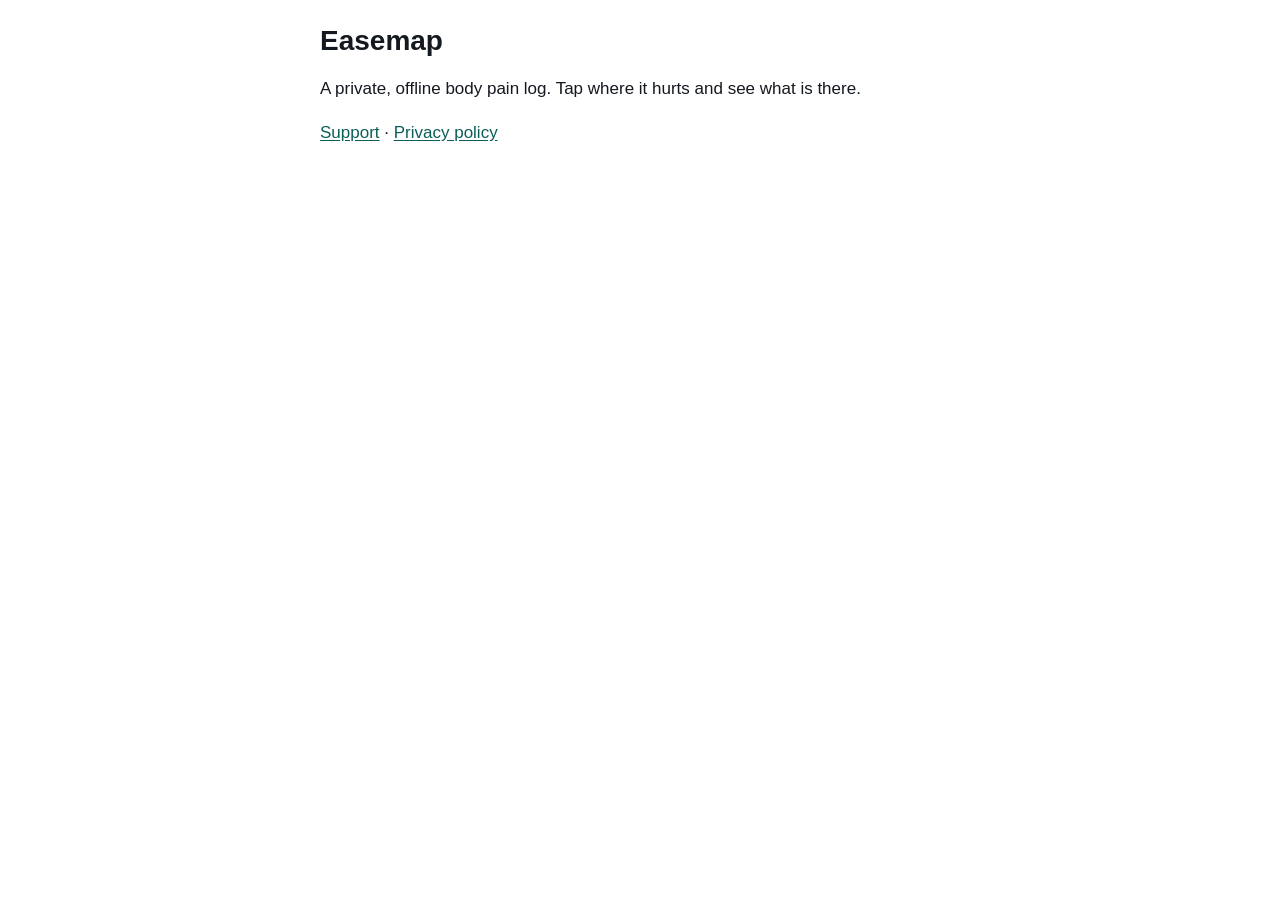
<file: index.html>
<!doctype html>
<html lang="en-CA">
<head>
<meta charset="utf-8">
<meta name="viewport" content="width=device-width, initial-scale=1">
<meta http-equiv="Content-Security-Policy" content="default-src 'none'; style-src 'unsafe-inline'; base-uri 'none'; form-action 'none'">
<meta name="referrer" content="no-referrer">
<meta name="color-scheme" content="light dark">
<title>Easemap</title>
<style>
  :root { --bg: #ffffff; --text: #14181f; --muted: #4f5866; --link: #0b5f58; --rule: #d8dde3; --note-bg: #f2f5f7; }
  @media (prefers-color-scheme: dark) {
    :root { --bg: #0e1116; --text: #eef1f5; --muted: #a9b2bf; --link: #5eead4; --rule: #2a313b; --note-bg: #161b22; }
  }
  * { box-sizing: border-box; }
  body { margin: 0; background: var(--bg); color: var(--text); font: 17px/1.6 -apple-system, BlinkMacSystemFont, "Segoe UI", Roboto, sans-serif; }
  main { max-width: 42rem; margin: 0 auto; padding: 24px 16px 56px; }
  h1 { font-size: 1.75rem; line-height: 1.2; margin: 0 0 8px; }
  h2 { font-size: 1.25rem; line-height: 1.3; margin: 32px 0 8px; padding-top: 16px; border-top: 1px solid var(--rule); }
  p, li { max-width: 40rem; }
  ul { padding-left: 1.25rem; }
  li { margin: 4px 0; }
  a { color: var(--link); text-underline-offset: 2px; }
  a:focus-visible { outline: 3px solid var(--link); outline-offset: 2px; }
  .muted { color: var(--muted); }
  .note { background: var(--note-bg); border-left: 4px solid var(--link); padding: 12px 16px; margin: 16px 0; }
  .skip { position: absolute; left: -999px; top: 8px; background: var(--bg); padding: 8px 12px; }
  .skip:focus { left: 8px; }
  nav ul { columns: 2; column-gap: 24px; padding-left: 1.25rem; }
  @media (max-width: 520px) { nav ul { columns: 1; } }
</style>
</head>
<body>
<main>
<h1>Easemap</h1>
<p>A private, offline body pain log. Tap where it hurts and see what is there.</p>
<p><a href="support.html">Support</a> &middot; <a href="privacy.html">Privacy policy</a></p>
</main>
</body>
</html>
</file>
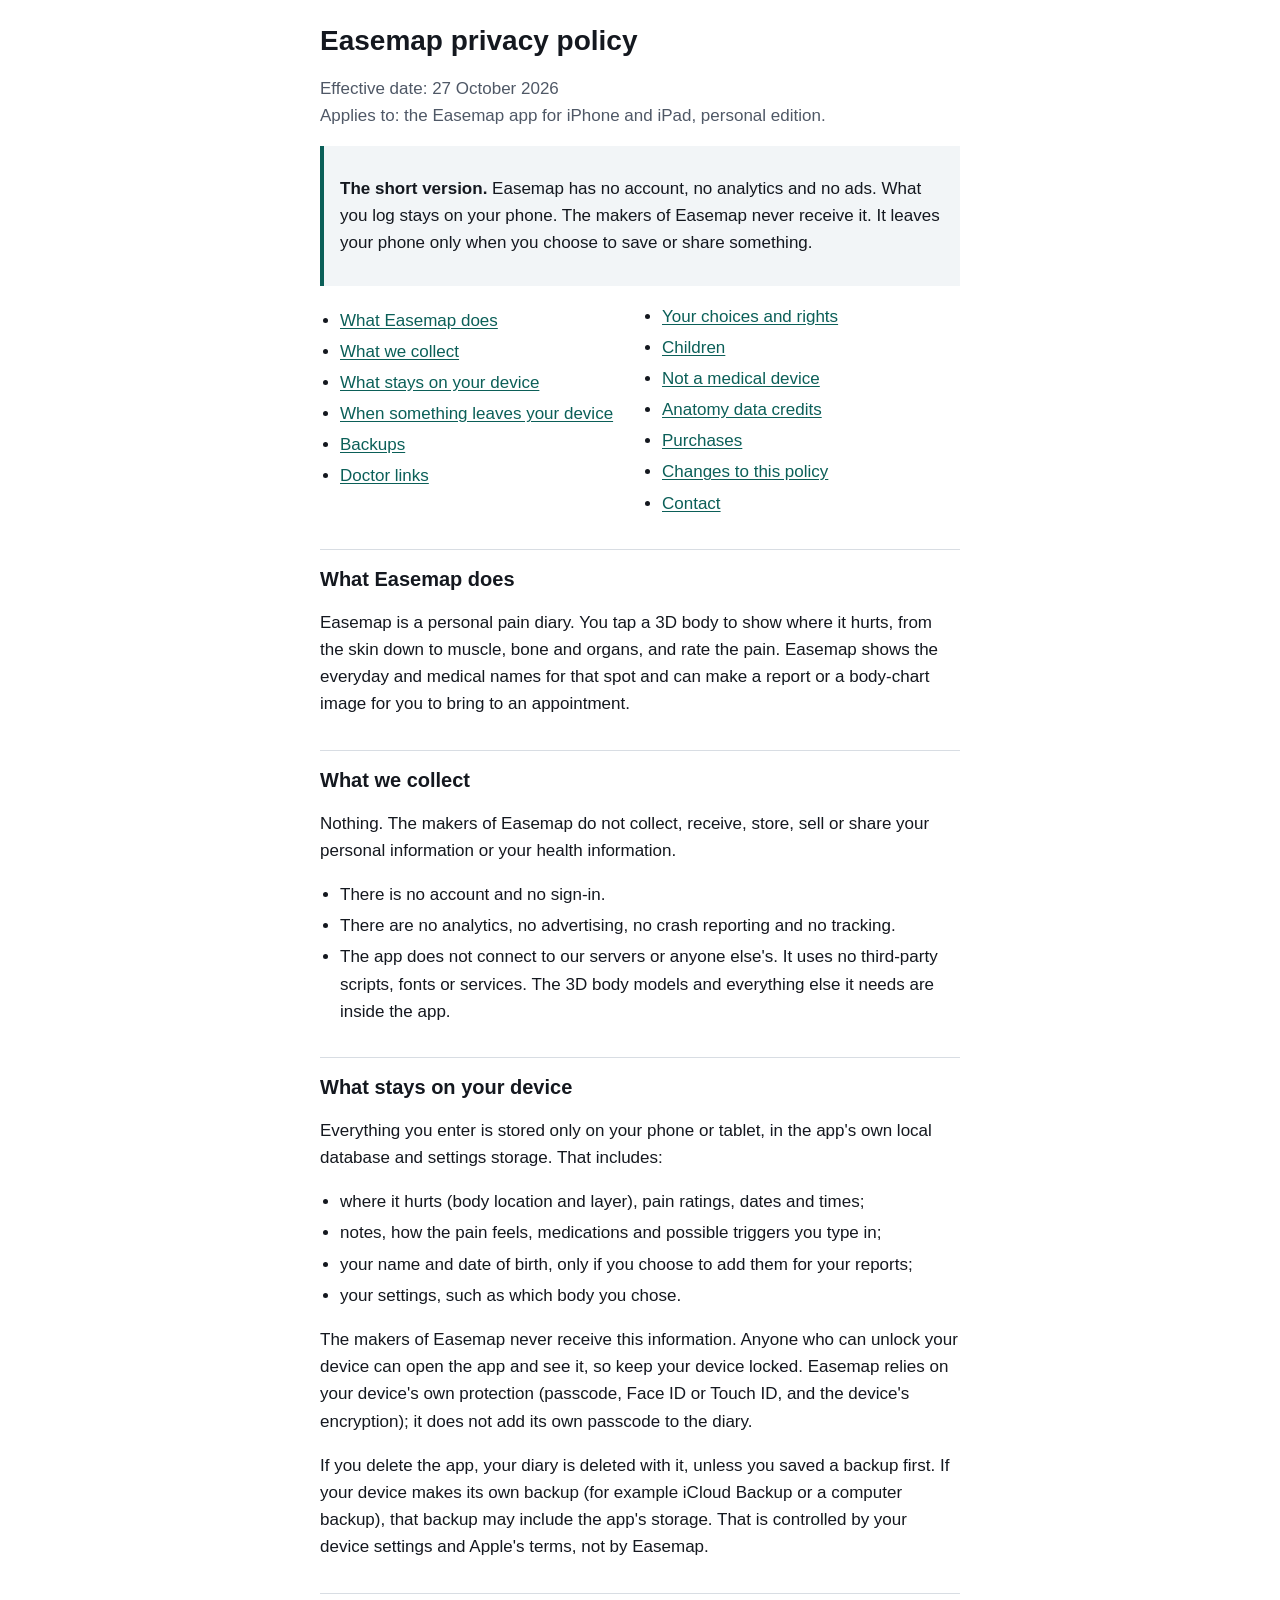
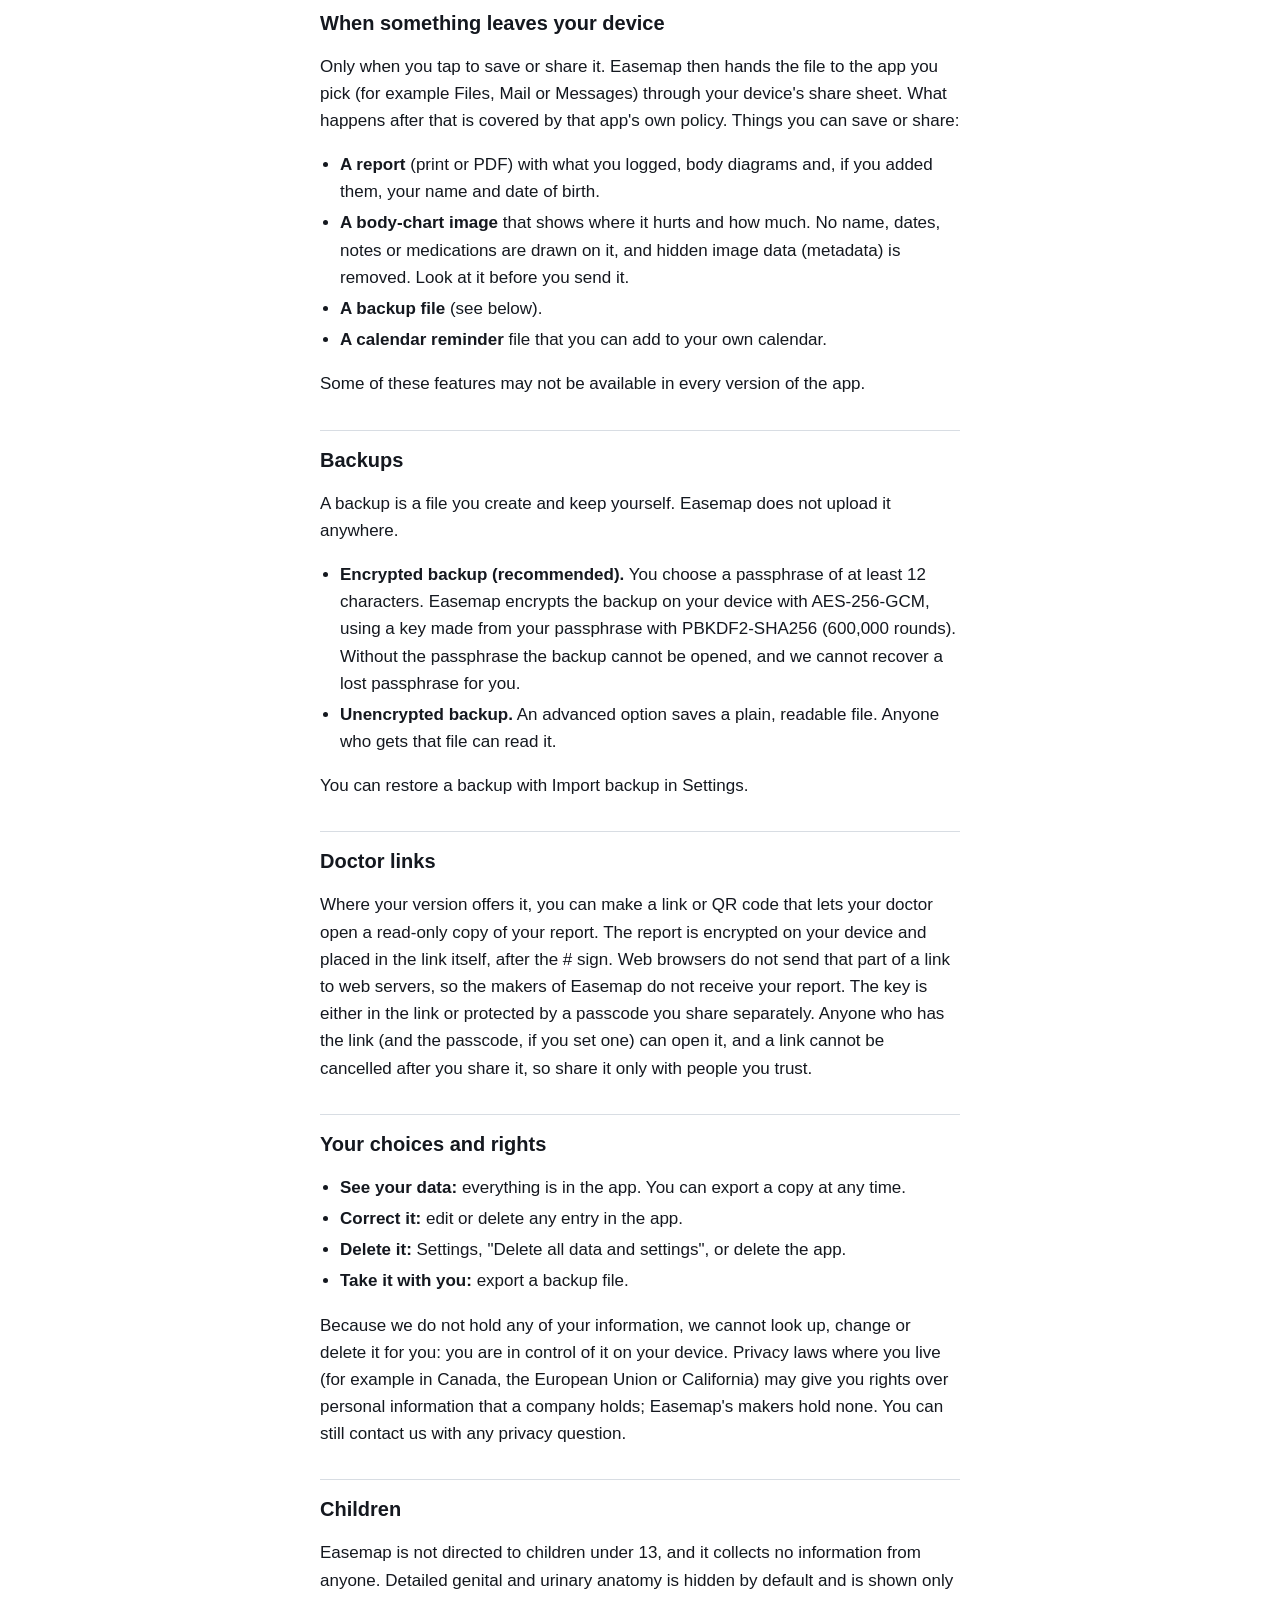
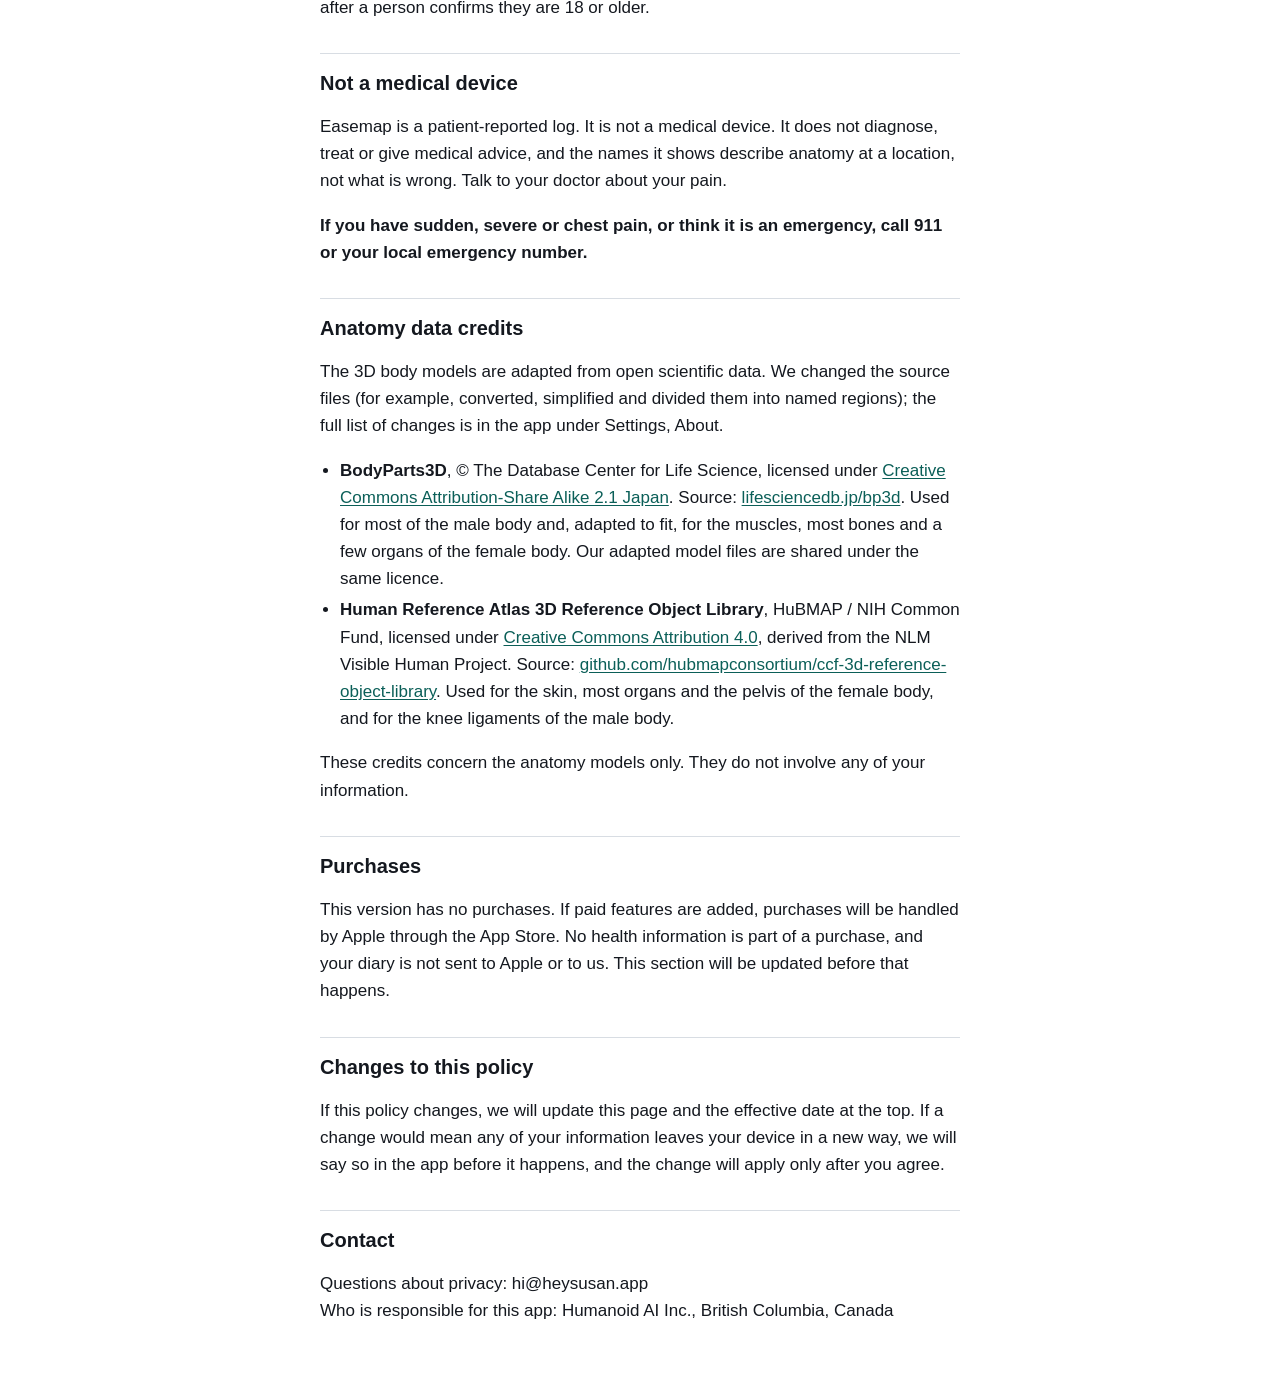
<file: privacy.html>
<!doctype html>
<html lang="en-CA">
<head>
<meta charset="utf-8">
<meta name="viewport" content="width=device-width, initial-scale=1">
<meta http-equiv="Content-Security-Policy" content="default-src 'none'; style-src 'unsafe-inline'; base-uri 'none'; form-action 'none'">
<meta name="referrer" content="no-referrer">
<meta name="color-scheme" content="light dark">
<title>Easemap privacy policy</title>
<style>
  :root { --bg: #ffffff; --text: #14181f; --muted: #4f5866; --link: #0b5f58; --rule: #d8dde3; --note-bg: #f2f5f7; }
  @media (prefers-color-scheme: dark) {
    :root { --bg: #0e1116; --text: #eef1f5; --muted: #a9b2bf; --link: #5eead4; --rule: #2a313b; --note-bg: #161b22; }
  }
  * { box-sizing: border-box; }
  body { margin: 0; background: var(--bg); color: var(--text); font: 17px/1.6 -apple-system, BlinkMacSystemFont, "Segoe UI", Roboto, sans-serif; }
  main { max-width: 42rem; margin: 0 auto; padding: 24px 16px 56px; }
  h1 { font-size: 1.75rem; line-height: 1.2; margin: 0 0 8px; }
  h2 { font-size: 1.25rem; line-height: 1.3; margin: 32px 0 8px; padding-top: 16px; border-top: 1px solid var(--rule); }
  p, li { max-width: 40rem; }
  ul { padding-left: 1.25rem; }
  li { margin: 4px 0; }
  a { color: var(--link); text-underline-offset: 2px; }
  a:focus-visible { outline: 3px solid var(--link); outline-offset: 2px; }
  .muted { color: var(--muted); }
  .note { background: var(--note-bg); border-left: 4px solid var(--link); padding: 12px 16px; margin: 16px 0; }
  .skip { position: absolute; left: -999px; top: 8px; background: var(--bg); padding: 8px 12px; }
  .skip:focus { left: 8px; }
  nav ul { columns: 2; column-gap: 24px; padding-left: 1.25rem; }
  @media (max-width: 520px) { nav ul { columns: 1; } }
</style>
</head>
<body>
<a class="skip" href="#content">Skip to the policy</a>
<main id="content">
  <h1>Easemap privacy policy</h1>
  <p class="muted">Effective date: 27 October 2026<br>
  Applies to: the Easemap app for iPhone and iPad, personal edition.</p>

  <div class="note">
    <p><strong>The short version.</strong> Easemap has no account, no analytics and no ads. What you log stays on your phone.
    The makers of Easemap never receive it. It leaves your phone only when you choose to save or share something.</p>
  </div>

  <nav aria-label="On this page">
    <ul>
      <li><a href="#what">What Easemap does</a></li>
      <li><a href="#collect">What we collect</a></li>
      <li><a href="#device">What stays on your device</a></li>
      <li><a href="#share">When something leaves your device</a></li>
      <li><a href="#backups">Backups</a></li>
      <li><a href="#links">Doctor links</a></li>
      <li><a href="#rights">Your choices and rights</a></li>
      <li><a href="#children">Children</a></li>
      <li><a href="#medical">Not a medical device</a></li>
      <li><a href="#anatomy">Anatomy data credits</a></li>
      <li><a href="#purchases">Purchases</a></li>
      <li><a href="#changes">Changes to this policy</a></li>
      <li><a href="#contact">Contact</a></li>
    </ul>
  </nav>

  <h2 id="what">What Easemap does</h2>
  <p>Easemap is a personal pain diary. You tap a 3D body to show where it hurts, from the skin down to muscle, bone and organs,
  and rate the pain. Easemap shows the everyday and medical names for that spot and can make a report or a body-chart image for
  you to bring to an appointment.</p>

  <h2 id="collect">What we collect</h2>
  <p>Nothing. The makers of Easemap do not collect, receive, store, sell or share your personal information or your health
  information.</p>
  <ul>
    <li>There is no account and no sign-in.</li>
    <li>There are no analytics, no advertising, no crash reporting and no tracking.</li>
    <li>The app does not connect to our servers or anyone else's. It uses no third-party scripts, fonts or services. The 3D body
    models and everything else it needs are inside the app.</li>
  </ul>

  <h2 id="device">What stays on your device</h2>
  <p>Everything you enter is stored only on your phone or tablet, in the app's own local database and settings storage. That
  includes:</p>
  <ul>
    <li>where it hurts (body location and layer), pain ratings, dates and times;</li>
    <li>notes, how the pain feels, medications and possible triggers you type in;</li>
    <li>your name and date of birth, only if you choose to add them for your reports;</li>
    <li>your settings, such as which body you chose.</li>
  </ul>
  <p>The makers of Easemap never receive this information. Anyone who can unlock your device can open the app and see it, so
  keep your device locked. Easemap relies on your device's own protection (passcode, Face ID or Touch ID, and the device's
  encryption); it does not add its own passcode to the diary.</p>
  <p>If you delete the app, your diary is deleted with it, unless you saved a backup first. If your device makes its own backup
  (for example iCloud Backup or a computer backup), that backup may include the app's storage. That is controlled by your device
  settings and Apple's terms, not by Easemap.</p>

  <h2 id="share">When something leaves your device</h2>
  <p>Only when you tap to save or share it. Easemap then hands the file to the app you pick (for example Files, Mail or
  Messages) through your device's share sheet. What happens after that is covered by that app's own policy. Things you can
  save or share:</p>
  <ul>
    <li><strong>A report</strong> (print or PDF) with what you logged, body diagrams and, if you added them, your name and date of
    birth.</li>
    <li><strong>A body-chart image</strong> that shows where it hurts and how much. No name, dates, notes or medications are drawn
    on it, and hidden image data (metadata) is removed. Look at it before you send it.</li>
    <li><strong>A backup file</strong> (see below).</li>
    <li><strong>A calendar reminder</strong> file that you can add to your own calendar.</li>
  </ul>
  <p>Some of these features may not be available in every version of the app.</p>

  <h2 id="backups">Backups</h2>
  <p>A backup is a file you create and keep yourself. Easemap does not upload it anywhere.</p>
  <ul>
    <li><strong>Encrypted backup (recommended).</strong> You choose a passphrase of at least 12 characters. Easemap encrypts the
    backup on your device with AES-256-GCM, using a key made from your passphrase with PBKDF2-SHA256 (600,000 rounds). Without
    the passphrase the backup cannot be opened, and we cannot recover a lost passphrase for you.</li>
    <li><strong>Unencrypted backup.</strong> An advanced option saves a plain, readable file. Anyone who gets that file can read
    it.</li>
  </ul>
  <p>You can restore a backup with Import backup in Settings.</p>

  <h2 id="links">Doctor links</h2>
  <p>Where your version offers it, you can make a link or QR code that lets your doctor open a read-only copy of your report.
  The report is encrypted on your device and placed in the link itself, after the # sign. Web browsers do not send that part of
  a link to web servers, so the makers of Easemap do not receive your report. The key is either in the link or protected by a
  passcode you share separately. Anyone who has the link (and the passcode, if you set one) can open it, and a link cannot be
  cancelled after you share it, so share it only with people you trust.</p>

  <h2 id="rights">Your choices and rights</h2>
  <ul>
    <li><strong>See your data:</strong> everything is in the app. You can export a copy at any time.</li>
    <li><strong>Correct it:</strong> edit or delete any entry in the app.</li>
    <li><strong>Delete it:</strong> Settings, "Delete all data and settings", or delete the app.</li>
    <li><strong>Take it with you:</strong> export a backup file.</li>
  </ul>
  <p>Because we do not hold any of your information, we cannot look up, change or delete it for you: you are in control of it
  on your device. Privacy laws where you live (for example in Canada, the European Union or California) may give you rights
  over personal information that a company holds; Easemap's makers hold none. You can still contact us with any privacy
  question.</p>

  <h2 id="children">Children</h2>
  <p>Easemap is not directed to children under 13, and it collects no information from anyone. Detailed genital and urinary
  anatomy is hidden by default and is shown only after a person confirms they are 18 or older.</p>

  <h2 id="medical">Not a medical device</h2>
  <p>Easemap is a patient-reported log. It is not a medical device. It does not diagnose, treat or give medical advice, and the
  names it shows describe anatomy at a location, not what is wrong. Talk to your doctor about your pain.</p>
  <p><strong>If you have sudden, severe or chest pain, or think it is an emergency, call 911 or your local emergency
  number.</strong></p>

  <h2 id="anatomy">Anatomy data credits</h2>
  <p>The 3D body models are adapted from open scientific data. We changed the source files (for example, converted, simplified
  and divided them into named regions); the full list of changes is in the app under Settings, About.</p>
  <ul>
    <li><strong>BodyParts3D</strong>, &copy; The Database Center for Life Science, licensed under
    <a href="https://creativecommons.org/licenses/by-sa/2.1/jp/">Creative Commons Attribution-Share Alike 2.1 Japan</a>.
    Source: <a href="https://lifesciencedb.jp/bp3d/">lifesciencedb.jp/bp3d</a>. Used for most of the male body and, adapted
    to fit, for the muscles, most bones and a few organs of the female body. Our adapted model files are shared under the same
    licence.</li>
    <li><strong>Human Reference Atlas 3D Reference Object Library</strong>, HuBMAP / NIH Common Fund, licensed under
    <a href="https://creativecommons.org/licenses/by/4.0/">Creative Commons Attribution 4.0</a>, derived from the NLM Visible
    Human Project. Source:
    <a href="https://github.com/hubmapconsortium/ccf-3d-reference-object-library">github.com/hubmapconsortium/ccf-3d-reference-object-library</a>.
    Used for the skin, most organs and the pelvis of the female body, and for the knee ligaments of the male body.</li>
  </ul>
  <p>These credits concern the anatomy models only. They do not involve any of your information.</p>

  <h2 id="purchases">Purchases</h2>
  <p>This version has no purchases. If paid features are added, purchases will be handled by Apple through the App Store. No
  health information is part of a purchase, and your diary is not sent to Apple or to us. This section will be updated before
  that happens.</p>

  <h2 id="changes">Changes to this policy</h2>
  <p>If this policy changes, we will update this page and the effective date at the top. If a change would mean any of your
  information leaves your device in a new way, we will say so in the app before it happens, and the change will apply only
  after you agree.</p>

  <h2 id="contact">Contact</h2>
  <p>Questions about privacy: hi@heysusan.app<br>
  Who is responsible for this app: Humanoid AI Inc., British Columbia, Canada</p>
</main>
</body>
</html>
</file>
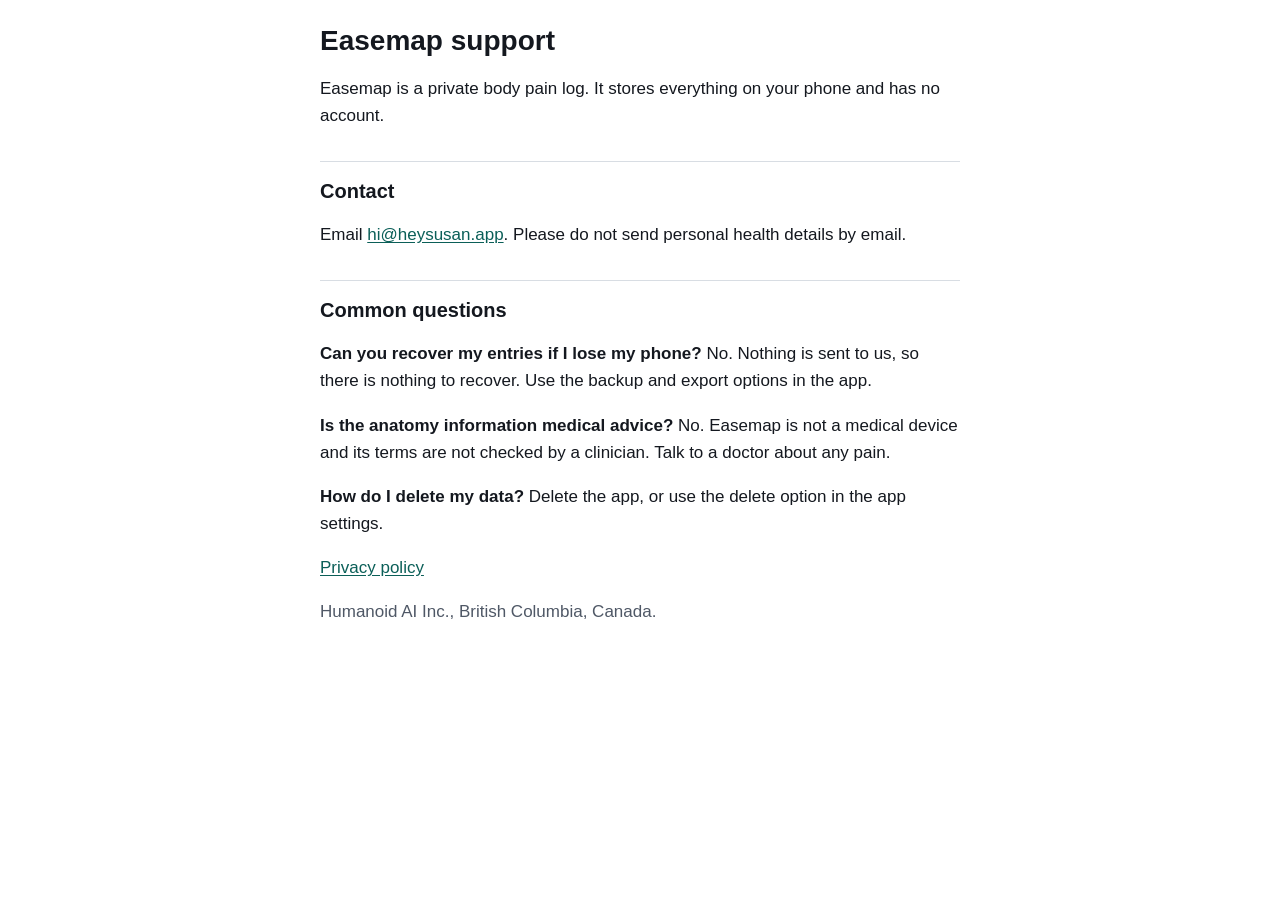
<file: support.html>
<!doctype html>
<html lang="en-CA">
<head>
<meta charset="utf-8">
<meta name="viewport" content="width=device-width, initial-scale=1">
<meta http-equiv="Content-Security-Policy" content="default-src 'none'; style-src 'unsafe-inline'; base-uri 'none'; form-action 'none'">
<meta name="referrer" content="no-referrer">
<meta name="color-scheme" content="light dark">
<title>Easemap support</title>
<style>
  :root { --bg: #ffffff; --text: #14181f; --muted: #4f5866; --link: #0b5f58; --rule: #d8dde3; --note-bg: #f2f5f7; }
  @media (prefers-color-scheme: dark) {
    :root { --bg: #0e1116; --text: #eef1f5; --muted: #a9b2bf; --link: #5eead4; --rule: #2a313b; --note-bg: #161b22; }
  }
  * { box-sizing: border-box; }
  body { margin: 0; background: var(--bg); color: var(--text); font: 17px/1.6 -apple-system, BlinkMacSystemFont, "Segoe UI", Roboto, sans-serif; }
  main { max-width: 42rem; margin: 0 auto; padding: 24px 16px 56px; }
  h1 { font-size: 1.75rem; line-height: 1.2; margin: 0 0 8px; }
  h2 { font-size: 1.25rem; line-height: 1.3; margin: 32px 0 8px; padding-top: 16px; border-top: 1px solid var(--rule); }
  p, li { max-width: 40rem; }
  ul { padding-left: 1.25rem; }
  li { margin: 4px 0; }
  a { color: var(--link); text-underline-offset: 2px; }
  a:focus-visible { outline: 3px solid var(--link); outline-offset: 2px; }
  .muted { color: var(--muted); }
  .note { background: var(--note-bg); border-left: 4px solid var(--link); padding: 12px 16px; margin: 16px 0; }
  .skip { position: absolute; left: -999px; top: 8px; background: var(--bg); padding: 8px 12px; }
  .skip:focus { left: 8px; }
  nav ul { columns: 2; column-gap: 24px; padding-left: 1.25rem; }
  @media (max-width: 520px) { nav ul { columns: 1; } }
</style>
</head>
<body>
<main>
<h1>Easemap support</h1>
<p>Easemap is a private body pain log. It stores everything on your phone and has no account.</p>
<h2>Contact</h2>
<p>Email <a href="mailto:hi@heysusan.app">hi@heysusan.app</a>. Please do not send personal health details by email.</p>
<h2>Common questions</h2>
<p><strong>Can you recover my entries if I lose my phone?</strong> No. Nothing is sent to us, so there is nothing to recover. Use the backup and export options in the app.</p>
<p><strong>Is the anatomy information medical advice?</strong> No. Easemap is not a medical device and its terms are not checked by a clinician. Talk to a doctor about any pain.</p>
<p><strong>How do I delete my data?</strong> Delete the app, or use the delete option in the app settings.</p>
<p><a href="privacy.html">Privacy policy</a></p>
<p class="muted">Humanoid AI Inc., British Columbia, Canada.</p>
</main>
</body>
</html>
</file>
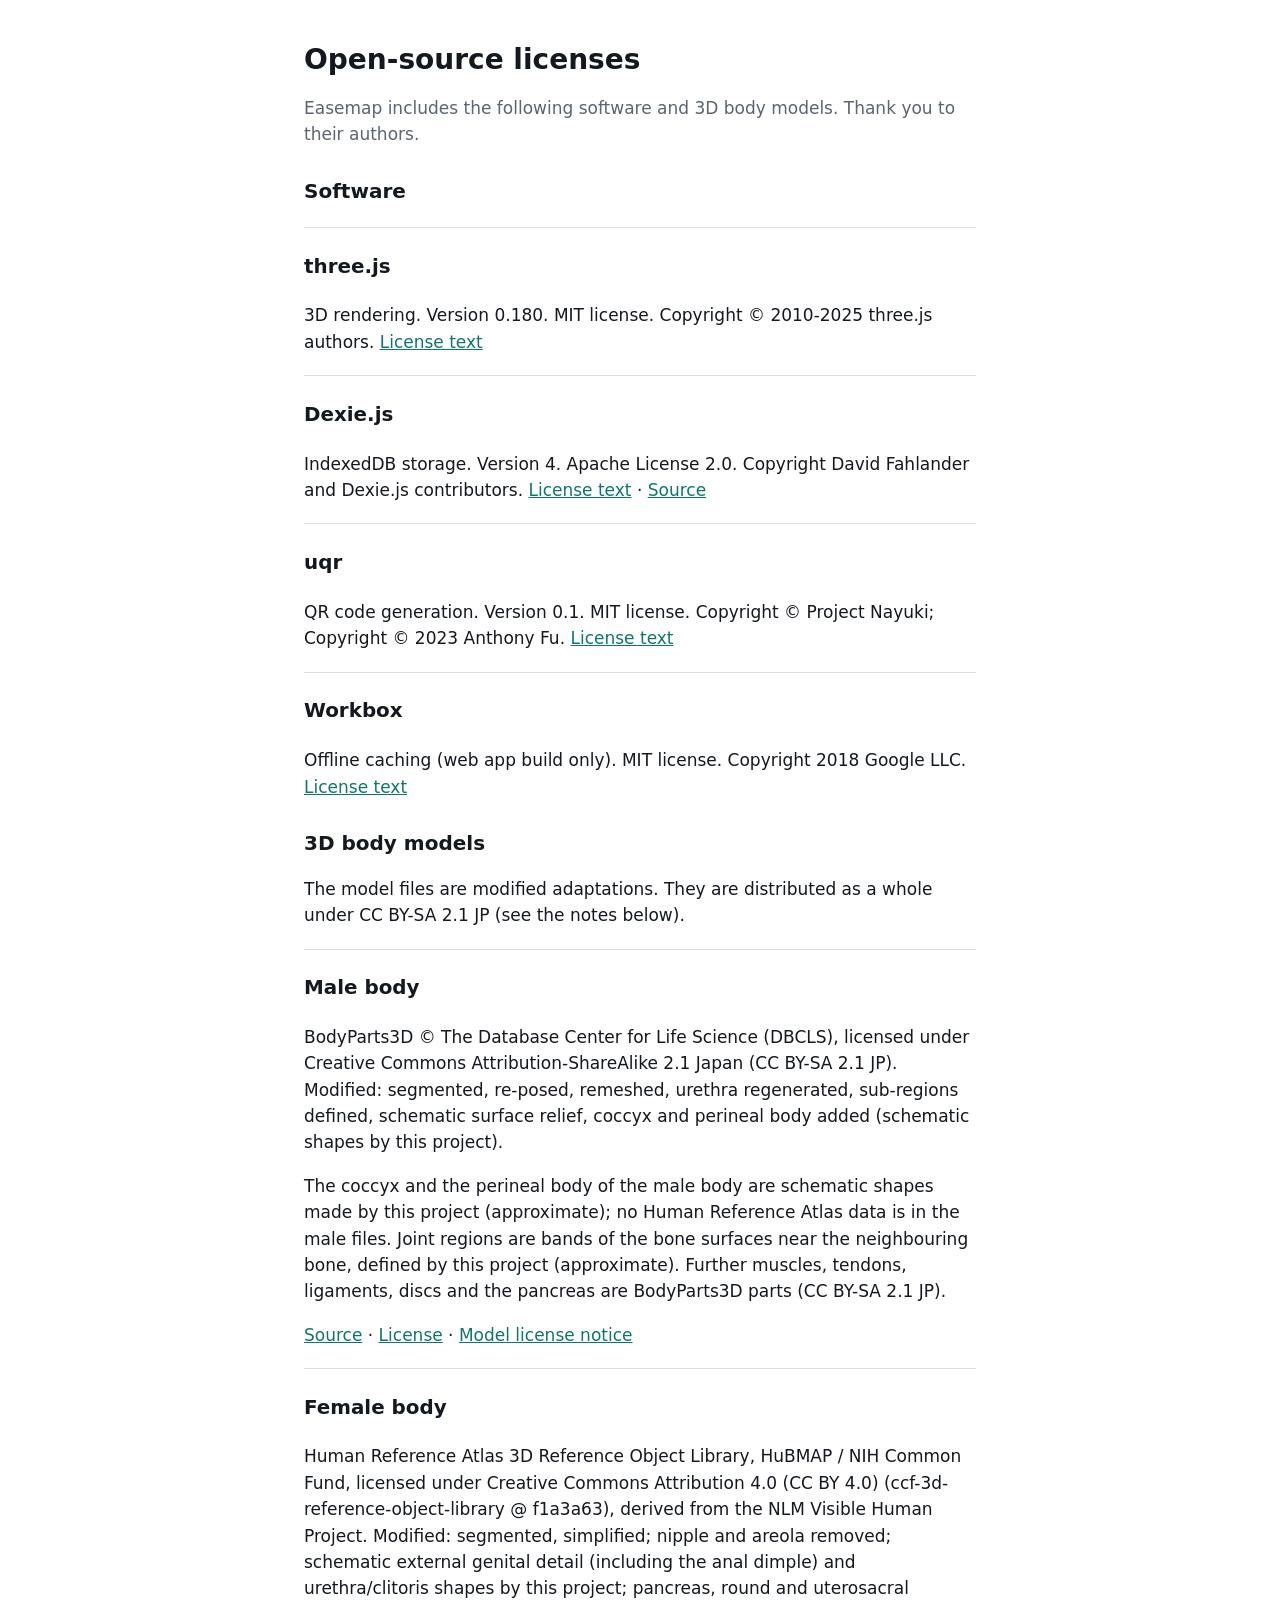
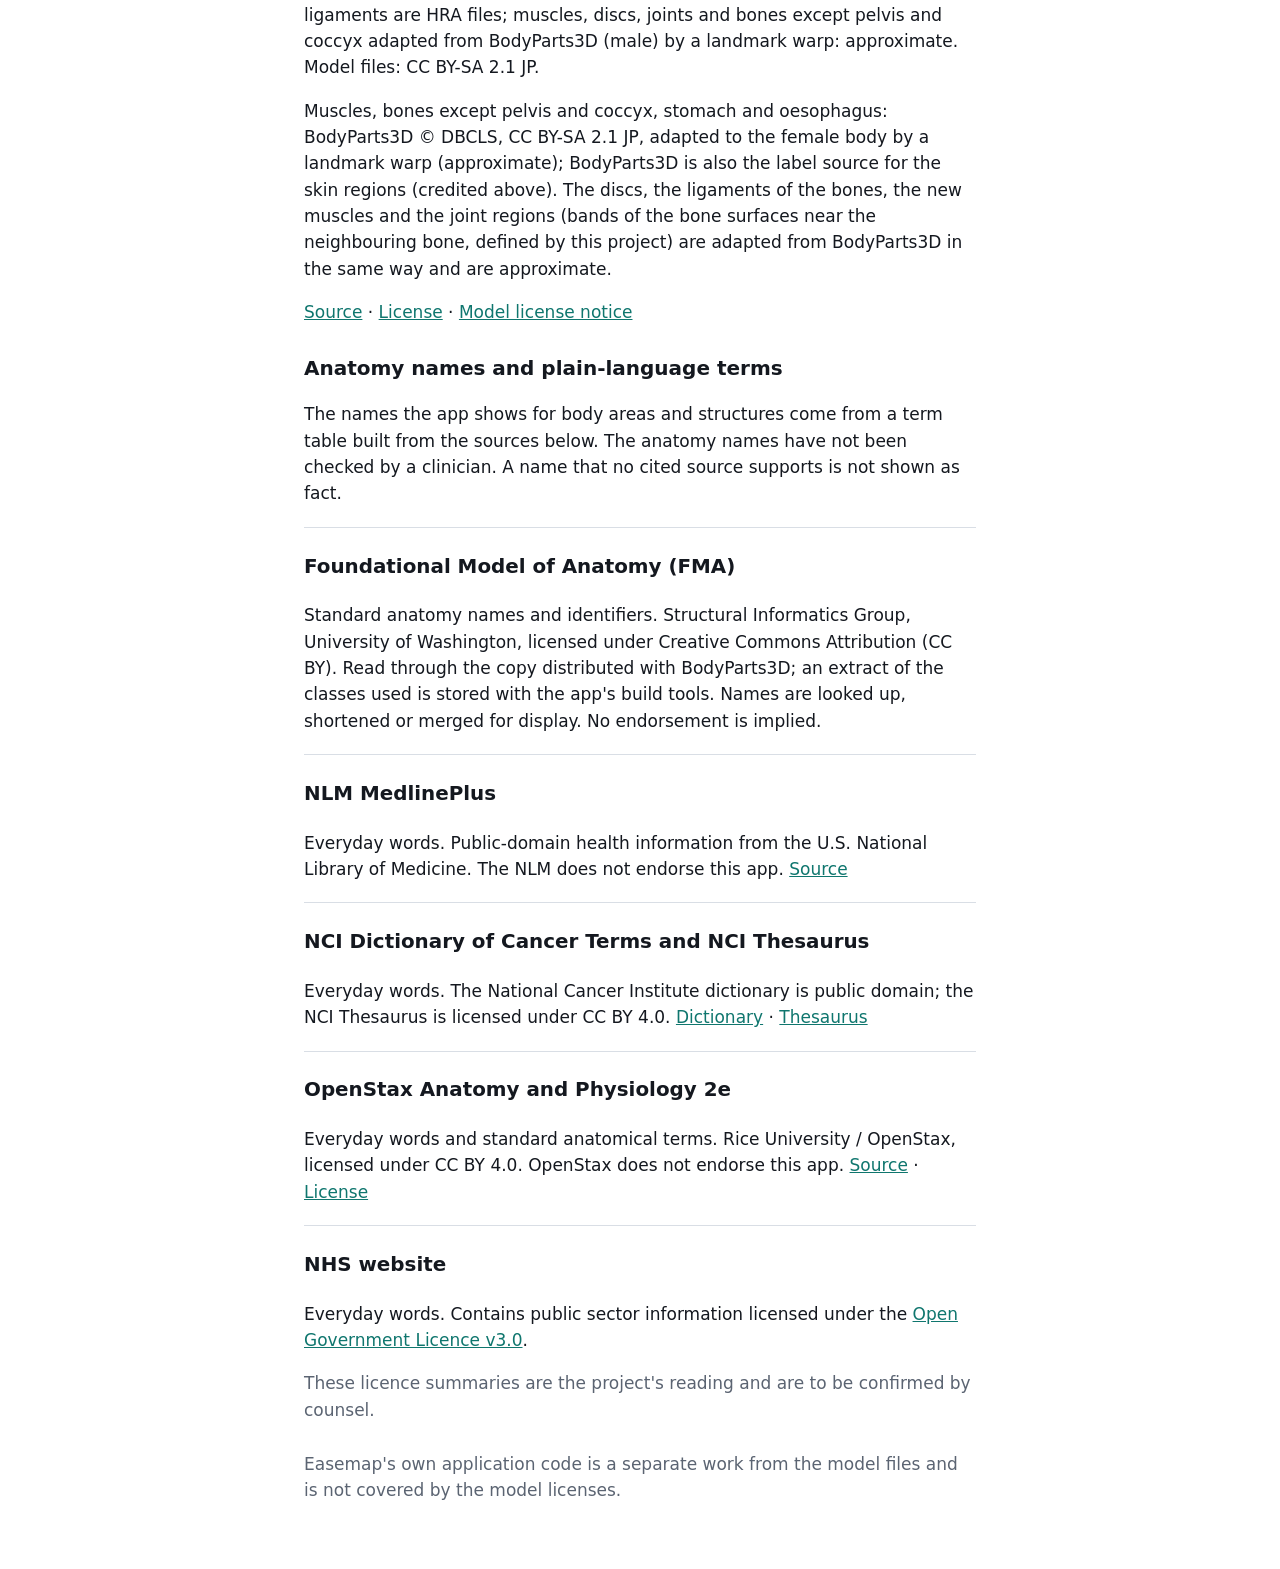
<file: app/licenses.html>
<!doctype html>
<html lang="en">
<head>
<meta charset="utf-8" />
<meta name="viewport" content="width=device-width, initial-scale=1" />
<meta name="color-scheme" content="light dark" />
<title>Easemap open-source licenses</title>
<style>
  :root { --bg: #ffffff; --text: #14181f; --muted: #5b6472; --link: #0f766e; --line: #d9dee5; }
  @media (prefers-color-scheme: dark) { :root { --bg: #0e1116; --text: #eef1f5; --muted: #9aa4b2; --link: #2dd4bf; --line: #2e3644; } }
  body { margin: 0; background: var(--bg); color: var(--text); font: 17px/1.55 -apple-system, system-ui, "Segoe UI", Roboto, sans-serif; }
  main { max-width: 42rem; margin: 0 auto; padding: 24px 16px 48px; }
  h1 { font-size: 28px; line-height: 1.2; } h2 { font-size: 20px; margin-top: 28px; }
  section { border-top: 1px solid var(--line); padding-top: 4px; margin-top: 20px; }
  .muted { color: var(--muted); } a { color: var(--link); overflow-wrap: anywhere; }
  pre { white-space: pre-wrap; background: transparent; font: 14px/1.5 ui-monospace, Menlo, monospace; border: 1px solid var(--line); padding: 12px; border-radius: 8px; }
</style>
</head>
<body>
<main>
<h1>Open-source licenses</h1>
<p class="muted">Easemap includes the following software and 3D body models. Thank you to their authors.</p>

<h2>Software</h2>

<section>
  <h3>three.js</h3>
  <p>3D rendering. Version 0.180. MIT license. Copyright © 2010-2025 three.js authors. <a href="https://github.com/mrdoob/three.js/blob/dev/LICENSE" rel="noopener">License text</a></p>
</section>
<section>
  <h3>Dexie.js</h3>
  <p>IndexedDB storage. Version 4. Apache License 2.0. Copyright David Fahlander and Dexie.js contributors. <a href="https://www.apache.org/licenses/LICENSE-2.0" rel="noopener">License text</a> · <a href="https://github.com/dexie/Dexie.js" rel="noopener">Source</a></p>
</section>
<section>
  <h3>uqr</h3>
  <p>QR code generation. Version 0.1. MIT license. Copyright © Project Nayuki; Copyright © 2023 Anthony Fu. <a href="https://github.com/unjs/uqr/blob/main/LICENSE" rel="noopener">License text</a></p>
</section>
<section>
  <h3>Workbox</h3>
  <p>Offline caching (web app build only). MIT license. Copyright 2018 Google LLC. <a href="https://github.com/GoogleChrome/workbox/blob/v7/LICENSE" rel="noopener">License text</a></p>
</section>

<h2>3D body models</h2>
<p>The model files are modified adaptations. They are distributed as a whole under CC BY-SA 2.1 JP (see the notes below).</p>

<section>
  <h3>Male body</h3>
  <p>BodyParts3D © The Database Center for Life Science (DBCLS), licensed under Creative Commons Attribution-ShareAlike 2.1 Japan (CC BY-SA 2.1 JP). Modified: segmented, re-posed, remeshed, urethra regenerated, sub-regions defined, schematic surface relief, coccyx and perineal body added (schematic shapes by this project).</p>
  <p>The coccyx and the perineal body of the male body are schematic shapes made by this project (approximate); no Human Reference Atlas data is in the male files. Joint regions are bands of the bone surfaces near the neighbouring bone, defined by this project (approximate). Further muscles, tendons, ligaments, discs and the pancreas are BodyParts3D parts (CC BY-SA 2.1 JP).</p>
  <p><a href="https://lifesciencedb.jp/bp3d/" rel="noopener">Source</a> · <a href="https://creativecommons.org/licenses/by-sa/2.1/jp/" rel="noopener">License</a> · <a href="models/LICENSE-BodyParts3D.txt">Model license notice</a></p>
</section>
<section>
  <h3>Female body</h3>
  <p>Human Reference Atlas 3D Reference Object Library, HuBMAP / NIH Common Fund, licensed under Creative Commons Attribution 4.0 (CC BY 4.0) (ccf-3d-reference-object-library @ f1a3a63), derived from the NLM Visible Human Project. Modified: segmented, simplified; nipple and areola removed; schematic external genital detail (including the anal dimple) and urethra/clitoris shapes by this project; pancreas, round and uterosacral ligaments are HRA files; muscles, discs, joints and bones except pelvis and coccyx adapted from BodyParts3D (male) by a landmark warp: approximate. Model files: CC BY-SA 2.1 JP.</p>
  <p>Muscles, bones except pelvis and coccyx, stomach and oesophagus: BodyParts3D © DBCLS, CC BY-SA 2.1 JP, adapted to the female body by a landmark warp (approximate); BodyParts3D is also the label source for the skin regions (credited above). The discs, the ligaments of the bones, the new muscles and the joint regions (bands of the bone surfaces near the neighbouring bone, defined by this project) are adapted from BodyParts3D in the same way and are approximate.</p>
  <p><a href="https://github.com/hubmapconsortium/ccf-3d-reference-object-library" rel="noopener">Source</a> · <a href="https://creativecommons.org/licenses/by/4.0/" rel="noopener">License</a> · <a href="models/LICENSE-HRA-CC-BY-4.0.txt">Model license notice</a></p>
</section>

<h2>Anatomy names and plain-language terms</h2>
<p>The names the app shows for body areas and structures come from a term table built from the sources below. The anatomy names have not been checked by a clinician. A name that no cited source supports is not shown as fact.</p>

<section>
  <h3>Foundational Model of Anatomy (FMA)</h3>
  <p>Standard anatomy names and identifiers. Structural Informatics Group, University of Washington, licensed under Creative Commons Attribution (CC BY). Read through the copy distributed with BodyParts3D; an extract of the classes used is stored with the app's build tools. Names are looked up, shortened or merged for display. No endorsement is implied.</p>
</section>
<section>
  <h3>NLM MedlinePlus</h3>
  <p>Everyday words. Public-domain health information from the U.S. National Library of Medicine. The NLM does not endorse this app. <a href="https://medlineplus.gov/" rel="noopener">Source</a></p>
</section>
<section>
  <h3>NCI Dictionary of Cancer Terms and NCI Thesaurus</h3>
  <p>Everyday words. The National Cancer Institute dictionary is public domain; the NCI Thesaurus is licensed under CC BY 4.0. <a href="https://www.cancer.gov/publications/dictionaries/cancer-terms" rel="noopener">Dictionary</a> · <a href="https://evsexplore.semantics.cancer.gov/" rel="noopener">Thesaurus</a></p>
</section>
<section>
  <h3>OpenStax Anatomy and Physiology 2e</h3>
  <p>Everyday words and standard anatomical terms. Rice University / OpenStax, licensed under CC BY 4.0. OpenStax does not endorse this app. <a href="https://openstax.org/details/books/anatomy-and-physiology-2e" rel="noopener">Source</a> · <a href="https://creativecommons.org/licenses/by/4.0/" rel="noopener">License</a></p>
</section>
<section>
  <h3>NHS website</h3>
  <p>Everyday words. Contains public sector information licensed under the <a href="https://www.nationalarchives.gov.uk/doc/open-government-licence/version/3/" rel="noopener">Open Government Licence v3.0</a>.</p>
</section>
<p class="muted">These licence summaries are the project's reading and are to be confirmed by counsel.</p>

<p class="muted" style="margin-top:28px">Easemap's own application code is a separate work from the model files and is not covered by the model licenses.</p>
</main>
</body>
</html>
</file>
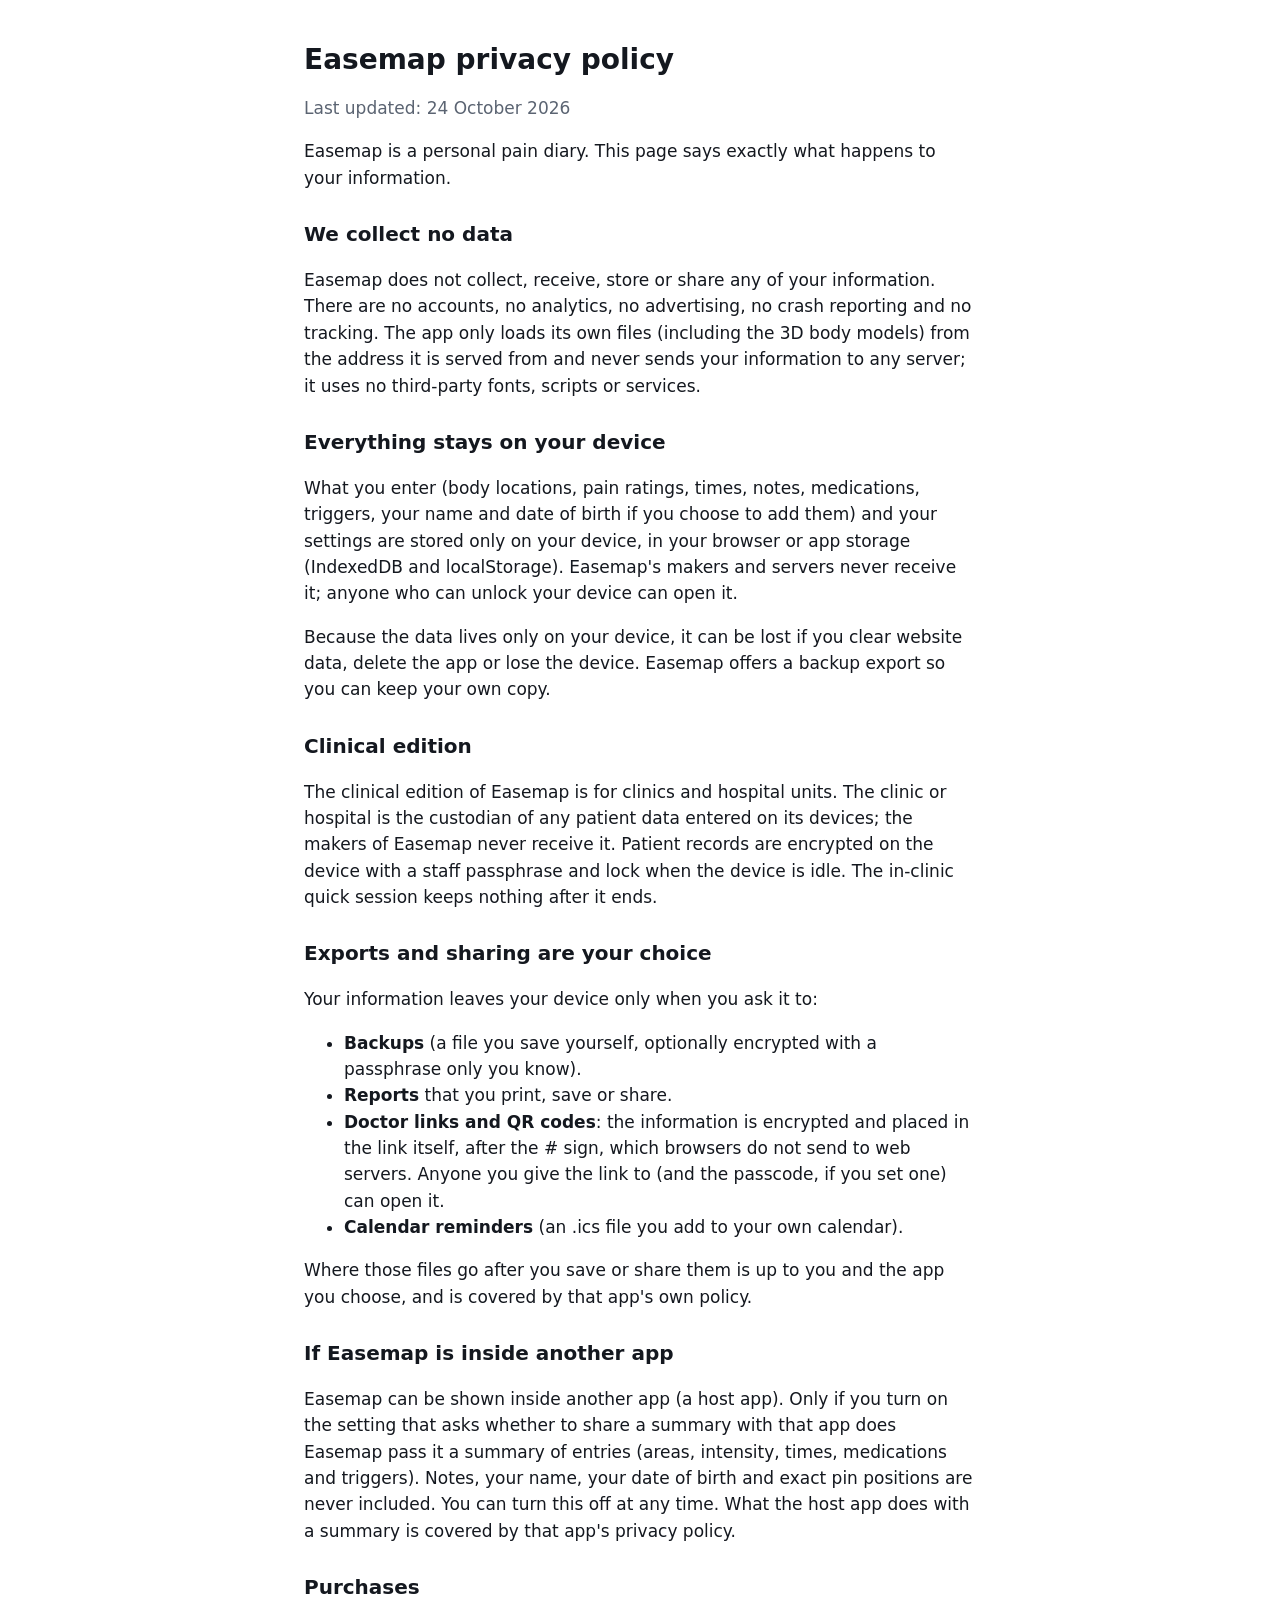
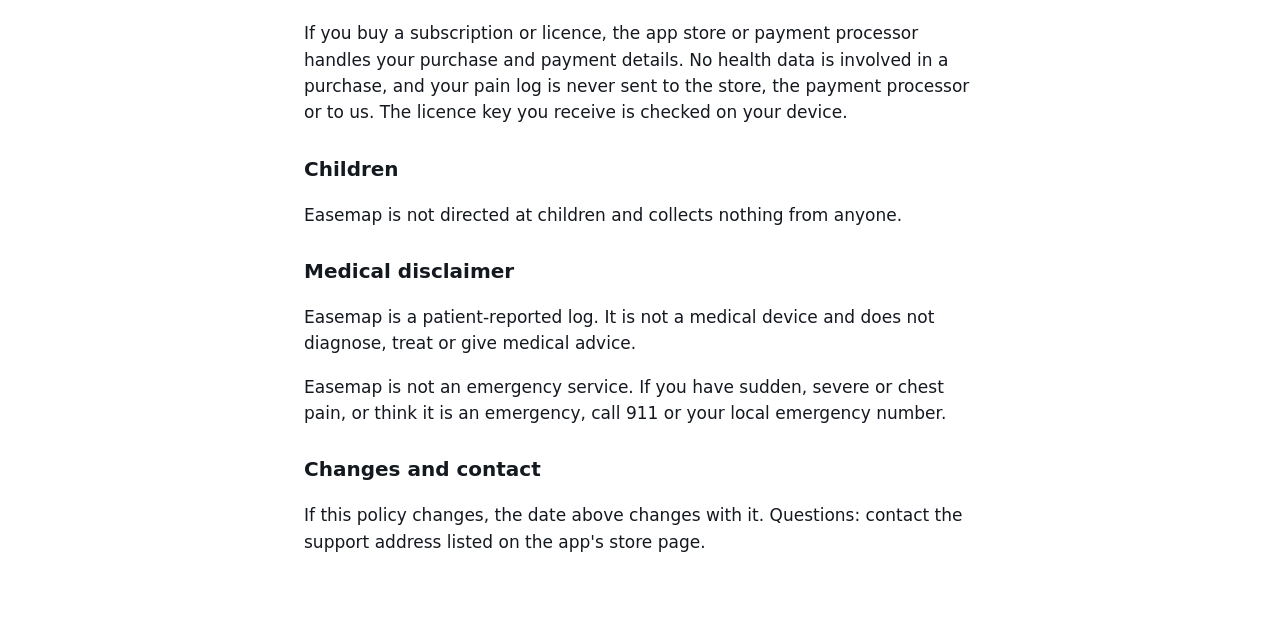
<file: app/privacy.html>
<!doctype html>
<html lang="en">
<head>
<meta charset="utf-8" />
<meta name="viewport" content="width=device-width, initial-scale=1" />
<meta name="color-scheme" content="light dark" />
<title>Easemap privacy policy</title>
<style>
  :root { --bg: #ffffff; --text: #14181f; --muted: #5b6472; --link: #0f766e; }
  @media (prefers-color-scheme: dark) { :root { --bg: #0e1116; --text: #eef1f5; --muted: #9aa4b2; --link: #2dd4bf; } }
  body { margin: 0; background: var(--bg); color: var(--text); font: 17px/1.55 -apple-system, system-ui, "Segoe UI", Roboto, sans-serif; }
  main { max-width: 42rem; margin: 0 auto; padding: 24px 16px 48px; }
  h1 { font-size: 28px; line-height: 1.2; } h2 { font-size: 20px; margin-top: 28px; }
  .muted { color: var(--muted); } a { color: var(--link); }
</style>
</head>
<body>
<main>
<h1>Easemap privacy policy</h1>
<p class="muted">Last updated: 24 October 2026</p>

<p>Easemap is a personal pain diary. This page says exactly what happens to your information.</p>

<h2>We collect no data</h2>
<p>Easemap does not collect, receive, store or share any of your information. There are no accounts, no analytics, no advertising, no crash reporting and no tracking. The app only loads its own files (including the 3D body models) from the address it is served from and never sends your information to any server; it uses no third-party fonts, scripts or services.</p>

<h2>Everything stays on your device</h2>
<p>What you enter (body locations, pain ratings, times, notes, medications, triggers, your name and date of birth if you choose to add them) and your settings are stored only on your device, in your browser or app storage (IndexedDB and localStorage). Easemap's makers and servers never receive it; anyone who can unlock your device can open it.</p>
<p>Because the data lives only on your device, it can be lost if you clear website data, delete the app or lose the device. Easemap offers a backup export so you can keep your own copy.</p>

<h2>Clinical edition</h2>
<p>The clinical edition of Easemap is for clinics and hospital units. The clinic or hospital is the custodian of any patient data entered on its devices; the makers of Easemap never receive it. Patient records are encrypted on the device with a staff passphrase and lock when the device is idle. The in-clinic quick session keeps nothing after it ends.</p>

<h2>Exports and sharing are your choice</h2>
<p>Your information leaves your device only when you ask it to:</p>
<ul>
  <li><strong>Backups</strong> (a file you save yourself, optionally encrypted with a passphrase only you know).</li>
  <li><strong>Reports</strong> that you print, save or share.</li>
  <li><strong>Doctor links and QR codes</strong>: the information is encrypted and placed in the link itself, after the # sign, which browsers do not send to web servers. Anyone you give the link to (and the passcode, if you set one) can open it.</li>
  <li><strong>Calendar reminders</strong> (an .ics file you add to your own calendar).</li>
</ul>
<p>Where those files go after you save or share them is up to you and the app you choose, and is covered by that app's own policy.</p>

<h2>If Easemap is inside another app</h2>
<p>Easemap can be shown inside another app (a host app). Only if you turn on the setting that asks whether to share a summary with that app does Easemap pass it a summary of entries (areas, intensity, times, medications and triggers). Notes, your name, your date of birth and exact pin positions are never included. You can turn this off at any time. What the host app does with a summary is covered by that app's privacy policy.</p>

<h2>Purchases</h2>
<!-- For counsel review before any paid launch (iOS purchases will use Apple's StoreKit). -->
<p>If you buy a subscription or licence, the app store or payment processor handles your purchase and payment details. No health data is involved in a purchase, and your pain log is never sent to the store, the payment processor or to us. The licence key you receive is checked on your device.</p>

<h2>Children</h2>
<p>Easemap is not directed at children and collects nothing from anyone.</p>

<h2>Medical disclaimer</h2>
<p>Easemap is a patient-reported log. It is not a medical device and does not diagnose, treat or give medical advice.</p>

<p>Easemap is not an emergency service. If you have sudden, severe or chest pain, or think it is an emergency, call 911 or your local emergency number.</p>

<h2>Changes and contact</h2>
<p>If this policy changes, the date above changes with it. Questions: contact the support address listed on the app's store page.</p>
</main>
</body>
</html>
</file>
